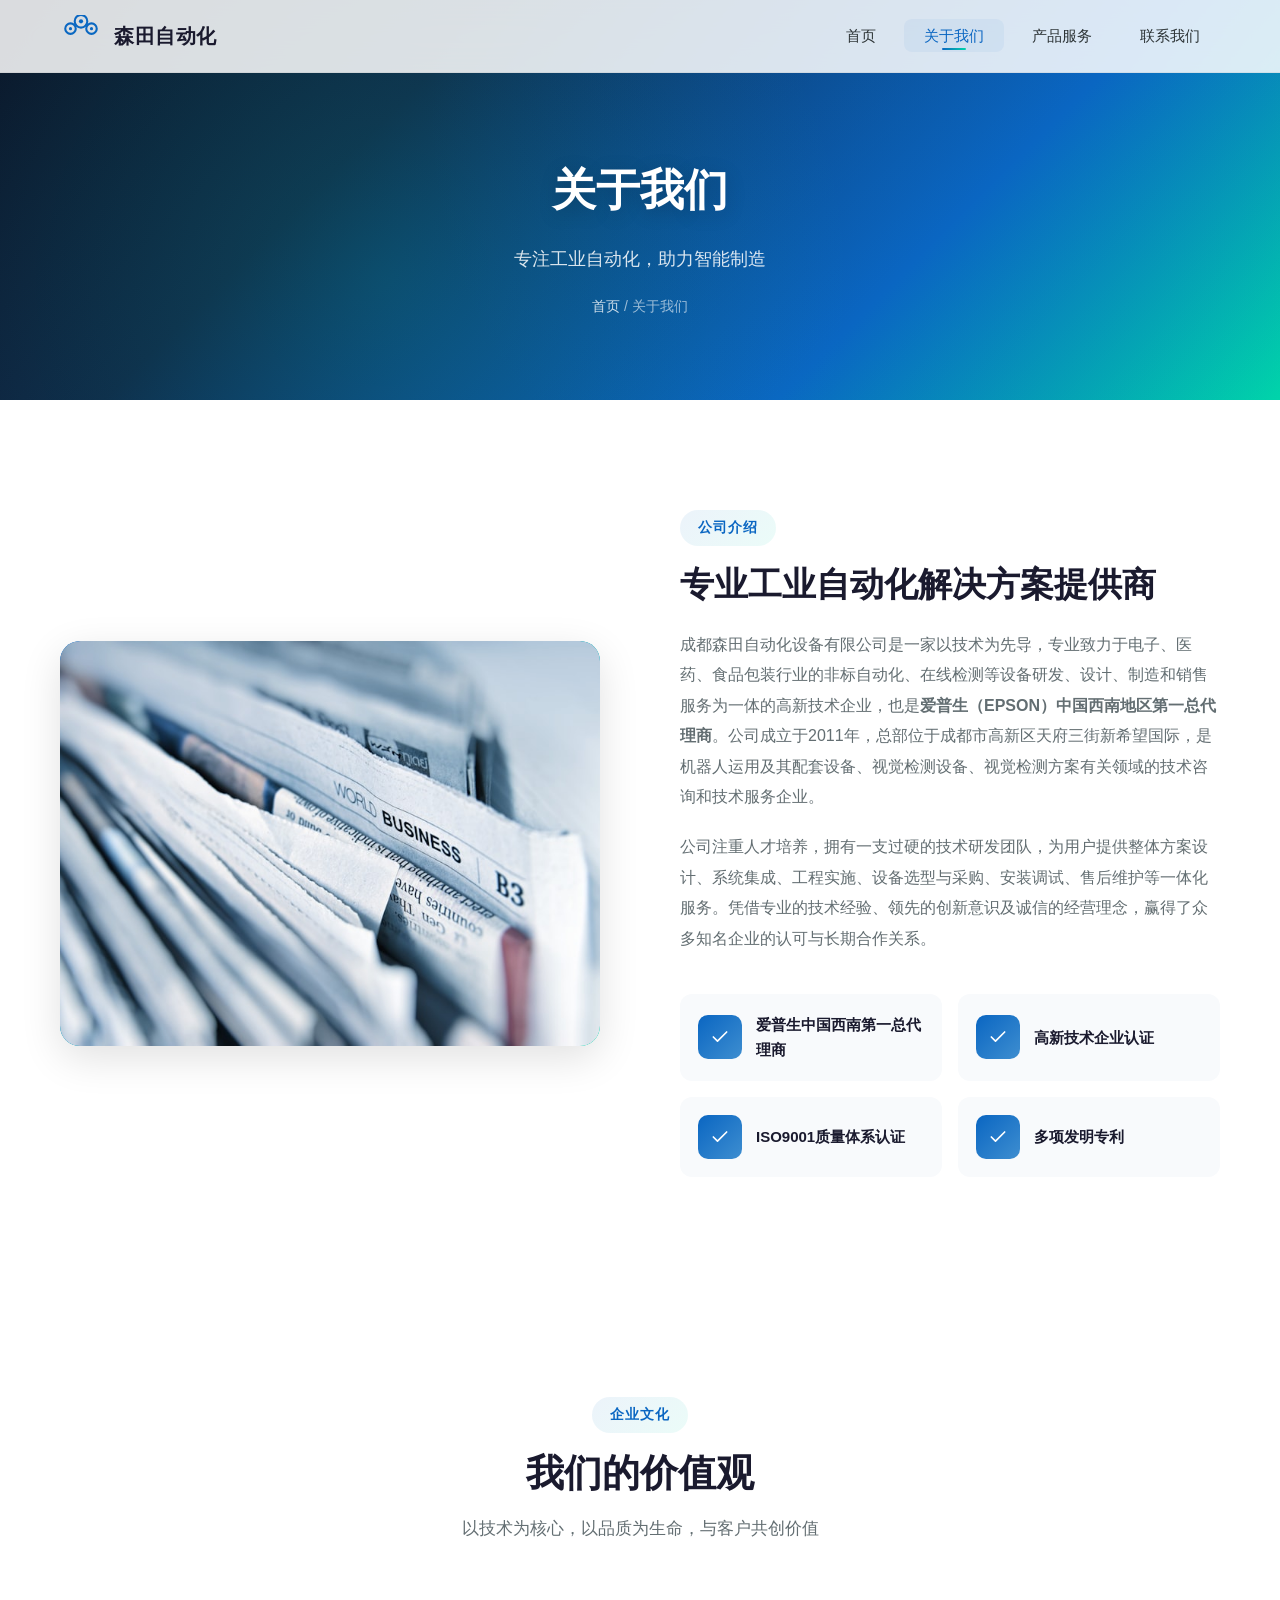
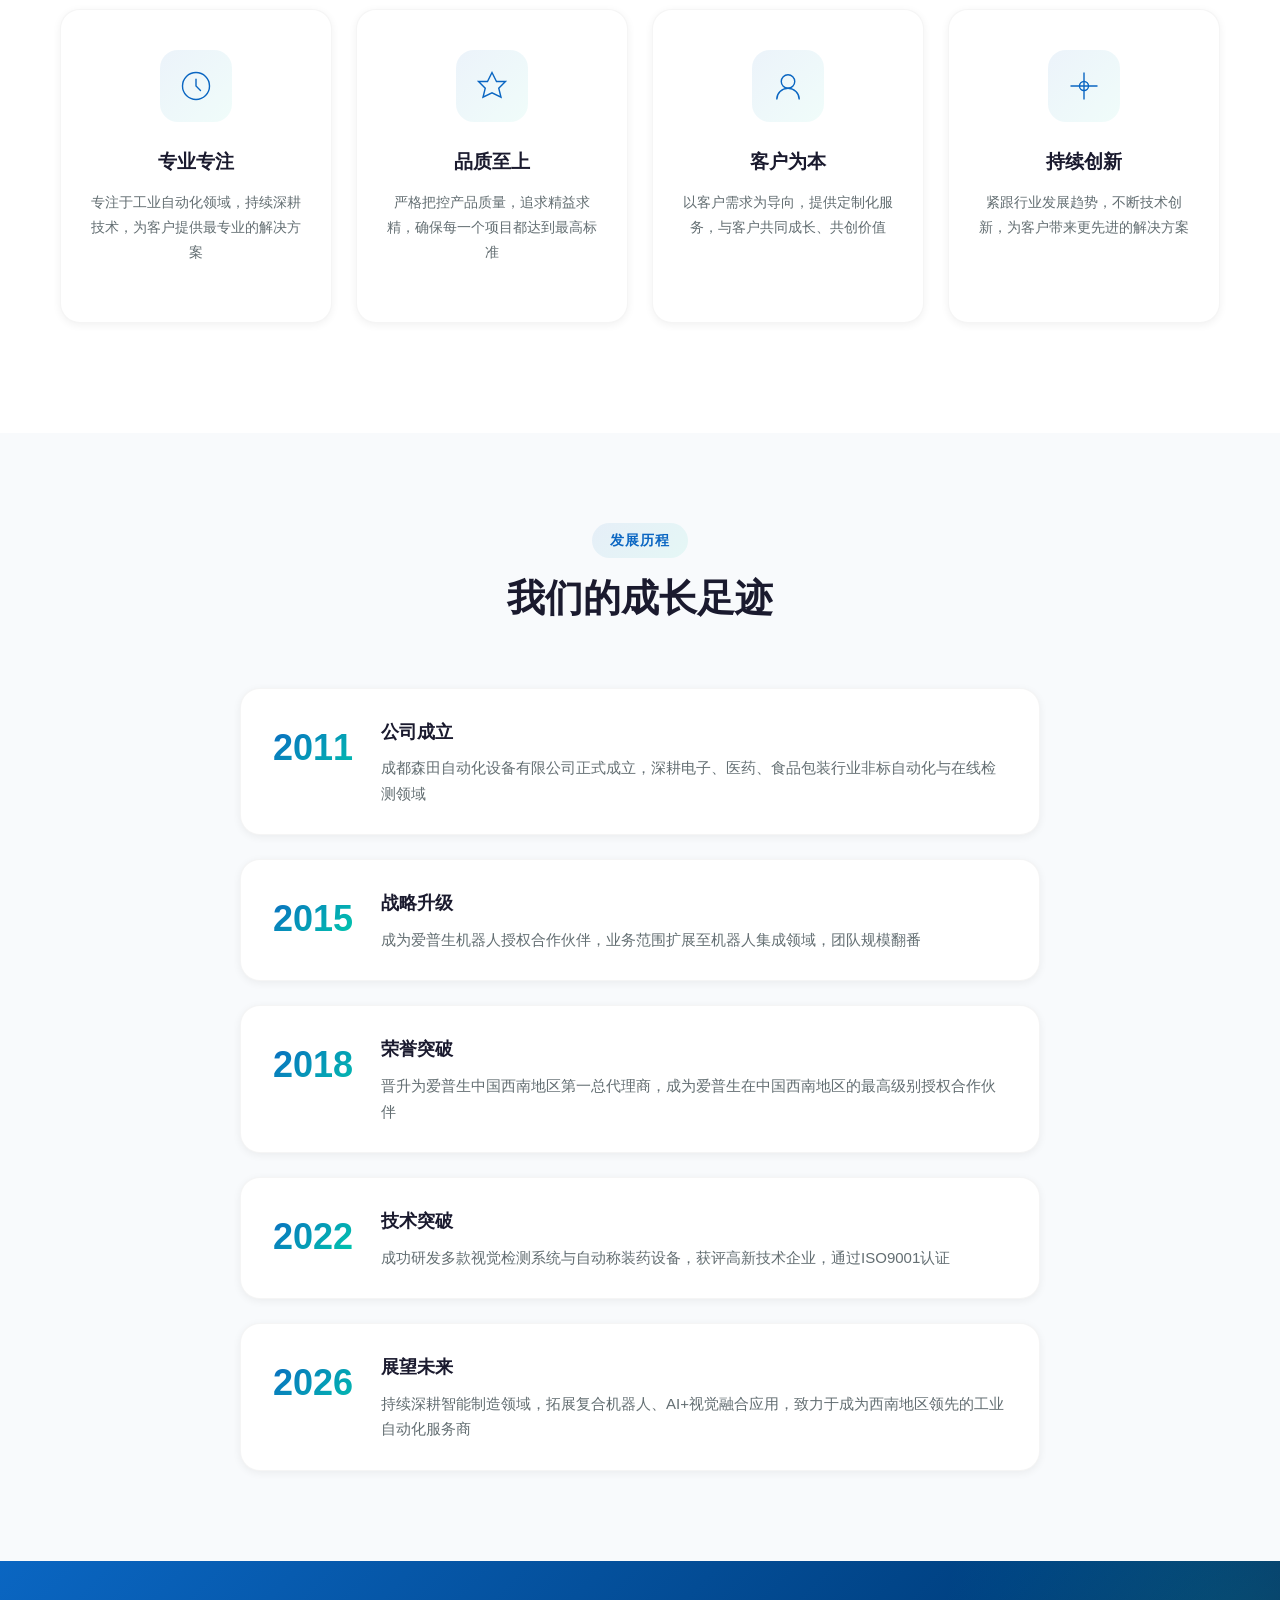
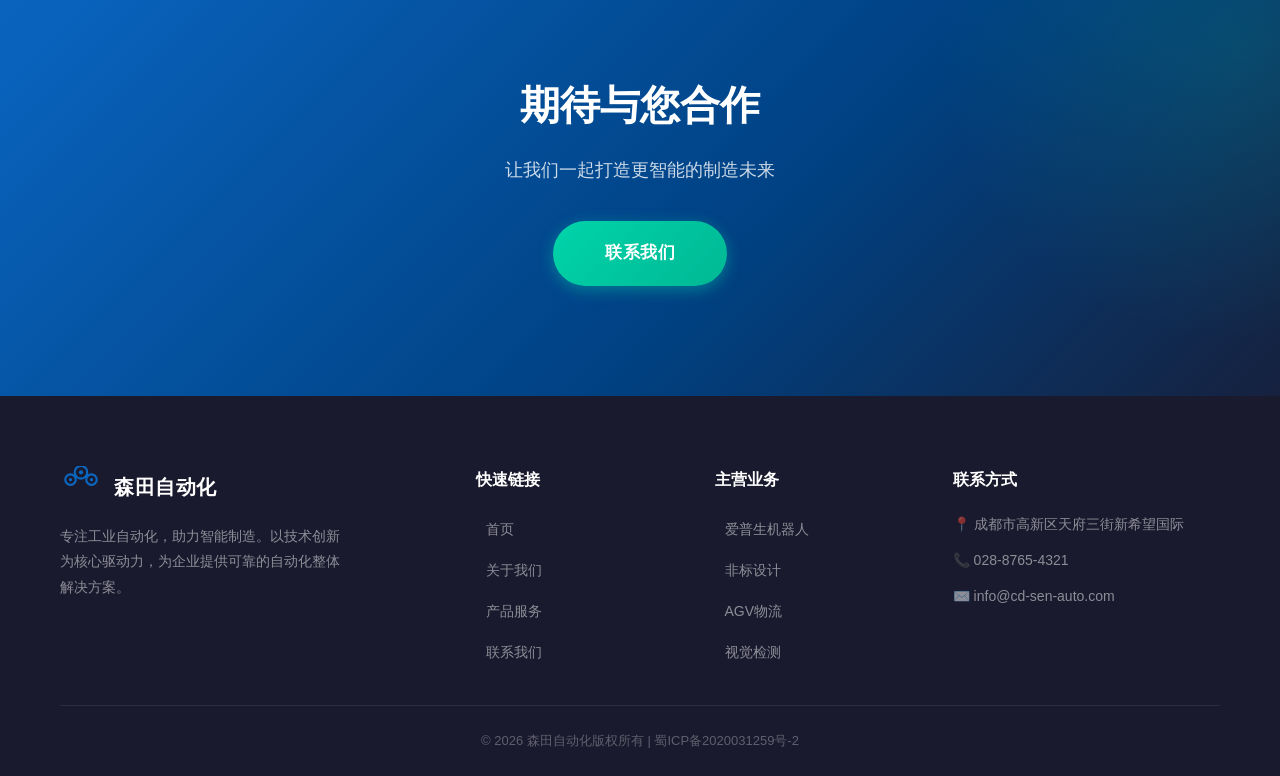
<file: about.html>
<!DOCTYPE html>
<html lang="zh-CN">
<head>
    <meta charset="UTF-8">
    <meta name="viewport" content="width=device-width, initial-scale=1.0">
    <title>关于我们 - 成都森田自动化设备有限公司 | 爱普生机器人西南总代理</title>
    <meta name="description" content="了解成都森田自动化发展历程、企业文化及专业团队。公司成立于2011年，是爱普生EPSON中国西南地区第一总代理商，高新技术企业。">
    <meta name="keywords" content="成都森田自动化,关于我们,爱普生总代理,高新技术企业,自动化公司介绍">
    <meta name="robots" content="index, follow">
    <meta property="og:type" content="website">
    <meta property="og:title" content="关于我们 - 成都森田自动化">
    <meta property="og:description" content="成都森田自动化成立于2011年，爱普生EPSON中国西南地区第一总代理商，专注工业自动化解决方案。">
    <meta property="og:url" content="https://www.cd-sentian.com/about.html">
    <meta property="og:site_name" content="成都森田自动化">
    <link rel="canonical" href="https://www.cd-sentian.com/about.html">
    <link rel="stylesheet" href="css/style.css">
</head>
<body>
    <!-- 页面加载进度条 -->
    <div class="page-loader"></div>

    <!-- 导航栏 -->
    <nav class="navbar" id="navbar">
        <div class="container">
            <a href="index.html" class="logo">
                <span class="logo-icon">
                    <svg viewBox="0 0 40 40" fill="none" xmlns="http://www.w3.org/2000/svg">
                        <defs>
                            <linearGradient id="logoGrad" x1="0" y1="0" x2="40" y2="40">
                                <stop offset="0%" stop-color="#0A66C2"/>
                                <stop offset="100%" stop-color="#00D4AA"/>
                            </linearGradient>
                        </defs>
                        <line x1="10" y1="36" x2="10" y2="16" stroke="url(#logoGrad)" stroke-width="2.5" stroke-linecap="round"/>
                        <circle cx="10" cy="13" r="5" stroke="url(#logoGrad)" stroke-width="2" fill="none"/>
                        <circle cx="10" cy="13" r="1.5" fill="url(#logoGrad)"/>
                        <!-- 中树（最大） -->
                        <line x1="20" y1="36" x2="20" y2="10" stroke="url(#logoGrad)" stroke-width="3" stroke-linecap="round"/>
                        <circle cx="20" cy="6" r="6" stroke="url(#logoGrad)" stroke-width="2" fill="none"/>
                        <circle cx="20" cy="6" r="2" fill="url(#logoGrad)"/>
                        <!-- 右树 -->
                        <line x1="30" y1="36" x2="30" y2="16" stroke="url(#logoGrad)" stroke-width="2.5" stroke-linecap="round"/>
                        <circle cx="30" cy="13" r="5" stroke="url(#logoGrad)" stroke-width="2" fill="none"/>
                        <circle cx="30" cy="13" r="1.5" fill="url(#logoGrad)"/>
                        <!-- 地面连接 -->
                        <path d="M6 36H34" stroke="url(#logoGrad)" stroke-width="2" stroke-linecap="round"/>
                    </svg>
                        </span>
                        <span class="logo-text">森田自动化</span>
            </a>
            <ul class="nav-menu" id="navMenu">
                <li><a href="index.html">首页</a></li>
                <li><a href="about.html" class="active">关于我们</a></li>
                <li><a href="products.html">产品服务</a></li>
                <li><a href="contact.html">联系我们</a></li>
            </ul>
            <div class="hamburger" id="hamburger">
                <span></span>
                <span></span>
                <span></span>
            </div>
        </div>
    </nav>

    <!-- 页面标题区 -->
    <section class="page-hero">
        <div class="container">
            <h1>关于我们</h1>
            <p>专注工业自动化，助力智能制造</p>
            <div class="breadcrumb">
                <a href="index.html">首页</a> / 关于我们
            </div>
        </div>
    </section>

    <!-- 公司介绍 -->
    <section class="about-content">
        <div class="container">
            <div class="about-grid">
                <div class="about-image fade-in from-left">
                    <img src="images/about.jpg" alt="成都森田自动化公司" loading="lazy">
                </div>
                <div class="about-text fade-in from-right">
                    <span class="section-tag">公司介绍</span>
                    <h2>专业工业自动化解决方案提供商</h2>
                    <p>成都森田自动化设备有限公司是一家以技术为先导，专业致力于电子、医药、食品包装行业的非标自动化、在线检测等设备研发、设计、制造和销售服务为一体的高新技术企业，也是<strong>爱普生（EPSON）中国西南地区第一总代理商</strong>。公司成立于2011年，总部位于成都市高新区天府三街新希望国际，是机器人运用及其配套设备、视觉检测设备、视觉检测方案有关领域的技术咨询和技术服务企业。</p>
                    <p>公司注重人才培养，拥有一支过硬的技术研发团队，为用户提供整体方案设计、系统集成、工程实施、设备选型与采购、安装调试、售后维护等一体化服务。凭借专业的技术经验、领先的创新意识及诚信的经营理念，赢得了众多知名企业的认可与长期合作关系。</p>
                    <div class="about-features">
                        <div class="about-feature">
                            <div class="about-feature-icon">
                                <svg viewBox="0 0 24 24" fill="none" stroke="currentColor" stroke-width="2" stroke-linecap="round" stroke-linejoin="round" width="20" height="20"><polyline points="20 6 9 17 4 12"></polyline></svg>
                            </div>
                            <span>爱普生中国西南第一总代理商</span>
                        </div>
                        <div class="about-feature">
                            <div class="about-feature-icon">
                                <svg viewBox="0 0 24 24" fill="none" stroke="currentColor" stroke-width="2" stroke-linecap="round" stroke-linejoin="round" width="20" height="20"><polyline points="20 6 9 17 4 12"></polyline></svg>
                            </div>
                            <span>高新技术企业认证</span>
                        </div>
                        <div class="about-feature">
                            <div class="about-feature-icon">
                                <svg viewBox="0 0 24 24" fill="none" stroke="currentColor" stroke-width="2" stroke-linecap="round" stroke-linejoin="round" width="20" height="20"><polyline points="20 6 9 17 4 12"></polyline></svg>
                            </div>
                            <span>ISO9001质量体系认证</span>
                        </div>
                        <div class="about-feature">
                            <div class="about-feature-icon">
                                <svg viewBox="0 0 24 24" fill="none" stroke="currentColor" stroke-width="2" stroke-linecap="round" stroke-linejoin="round" width="20" height="20"><polyline points="20 6 9 17 4 12"></polyline></svg>
                            </div>
                            <span>多项发明专利</span>
                        </div>
                    </div>
                </div>
            </div>
        </div>
    </section>

    <!-- 企业文化 -->
    <section class="advantages">
        <div class="container">
            <div class="section-header fade-in">
                <span class="section-tag">企业文化</span>
                <h2 class="section-title">我们的价值观</h2>
                <p class="section-desc">以技术为核心，以品质为生命，与客户共创价值</p>
            </div>
            <div class="services-grid">
                <div class="service-card fade-in">
                    <div class="service-icon">
                        <svg viewBox="0 0 64 64" fill="none" xmlns="http://www.w3.org/2000/svg">
                            <circle cx="32" cy="32" r="24" stroke="currentColor" stroke-width="2.5"/>
                            <path d="M32 20V32L40 40" stroke="currentColor" stroke-width="2.5" stroke-linecap="round"/>
                        </svg>
                    </div>
                    <h3>专业专注</h3>
                    <p>专注于工业自动化领域，持续深耕技术，为客户提供最专业的解决方案</p>
                </div>
                <div class="service-card fade-in">
                    <div class="service-icon">
                        <svg viewBox="0 0 64 64" fill="none" xmlns="http://www.w3.org/2000/svg">
                            <path d="M32 8L40 24H56L44 36L48 52L32 44L16 52L20 36L8 24H24L32 8Z" stroke="currentColor" stroke-width="2.5"/>
                        </svg>
                    </div>
                    <h3>品质至上</h3>
                    <p>严格把控产品质量，追求精益求精，确保每一个项目都达到最高标准</p>
                </div>
                <div class="service-card fade-in">
                    <div class="service-icon">
                        <svg viewBox="0 0 64 64" fill="none" xmlns="http://www.w3.org/2000/svg">
                            <circle cx="32" cy="24" r="12" stroke="currentColor" stroke-width="2.5"/>
                            <path d="M12 56C12 44.954 20.954 36 32 36C43.046 36 52 44.954 52 56" stroke="currentColor" stroke-width="2.5"/>
                        </svg>
                    </div>
                    <h3>客户为本</h3>
                    <p>以客户需求为导向，提供定制化服务，与客户共同成长、共创价值</p>
                </div>
                <div class="service-card fade-in">
                    <div class="service-icon">
                        <svg viewBox="0 0 64 64" fill="none" xmlns="http://www.w3.org/2000/svg">
                            <path d="M32 8V56" stroke="currentColor" stroke-width="2.5"/>
                            <path d="M8 32H56" stroke="currentColor" stroke-width="2.5"/>
                            <circle cx="32" cy="32" r="8" stroke="currentColor" stroke-width="2.5"/>
                        </svg>
                    </div>
                    <h3>持续创新</h3>
                    <p>紧跟行业发展趋势，不断技术创新，为客户带来更先进的解决方案</p>
                </div>
            </div>
        </div>
    </section>

    <!-- 发展历程 -->
    <section class="timeline">
        <div class="container">
            <div class="section-header fade-in">
                <span class="section-tag">发展历程</span>
                <h2 class="section-title">我们的成长足迹</h2>
            </div>
            <div class="timeline-items">
                <div class="timeline-item fade-in">
                    <span class="timeline-year">2011</span>
                    <div class="timeline-content">
                        <h4>公司成立</h4>
                        <p>成都森田自动化设备有限公司正式成立，深耕电子、医药、食品包装行业非标自动化与在线检测领域</p>
                    </div>
                </div>
                <div class="timeline-item fade-in">
                    <span class="timeline-year">2015</span>
                    <div class="timeline-content">
                        <h4>战略升级</h4>
                        <p>成为爱普生机器人授权合作伙伴，业务范围扩展至机器人集成领域，团队规模翻番</p>
                    </div>
                </div>
                <div class="timeline-item fade-in">
                    <span class="timeline-year">2018</span>
                    <div class="timeline-content">
                        <h4>荣誉突破</h4>
                        <p>晋升为爱普生中国西南地区第一总代理商，成为爱普生在中国西南地区的最高级别授权合作伙伴</p>
                    </div>
                </div>
                <div class="timeline-item fade-in">
                    <span class="timeline-year">2022</span>
                    <div class="timeline-content">
                        <h4>技术突破</h4>
                        <p>成功研发多款视觉检测系统与自动称装药设备，获评高新技术企业，通过ISO9001认证</p>
                    </div>
                </div>
                <div class="timeline-item fade-in">
                    <span class="timeline-year">2026</span>
                    <div class="timeline-content">
                        <h4>展望未来</h4>
                        <p>持续深耕智能制造领域，拓展复合机器人、AI+视觉融合应用，致力于成为西南地区领先的工业自动化服务商</p>
                    </div>
                </div>
            </div>
        </div>
    </section>

    <!-- CTA区域 -->
    <section class="cta">
        <div class="container">
            <div class="cta-content fade-in">
                <h2>期待与您合作</h2>
                <p>让我们一起打造更智能的制造未来</p>
                <a href="contact.html" class="btn btn-primary btn-large">联系我们</a>
            </div>
        </div>
    </section>

    <!-- 页脚 -->
    <footer class="footer">
        <div class="container">
            <div class="footer-grid">
                <div class="footer-brand">
                    <a href="index.html" class="logo">
                        <span class="logo-icon">
                            <svg viewBox="0 0 40 40" fill="none" xmlns="http://www.w3.org/2000/svg">
                                <defs>
                                    <linearGradient id="logoGrad" x1="0" y1="0" x2="40" y2="40">
                                        <stop offset="0%" stop-color="#0A66C2"/>
                                        <stop offset="100%" stop-color="#00D4AA"/>
                                    </linearGradient>
                                </defs>
                                <line x1="10" y1="36" x2="10" y2="16" stroke="url(#logoGrad)" stroke-width="2.5" stroke-linecap="round"/>
                                <circle cx="10" cy="13" r="5" stroke="url(#logoGrad)" stroke-width="2" fill="none"/>
                                <circle cx="10" cy="13" r="1.5" fill="url(#logoGrad)"/>
                                <!-- 中树（最大） -->
                                <line x1="20" y1="36" x2="20" y2="10" stroke="url(#logoGrad)" stroke-width="3" stroke-linecap="round"/>
                                <circle cx="20" cy="6" r="6" stroke="url(#logoGrad)" stroke-width="2" fill="none"/>
                                <circle cx="20" cy="6" r="2" fill="url(#logoGrad)"/>
                                <!-- 右树 -->
                                <line x1="30" y1="36" x2="30" y2="16" stroke="url(#logoGrad)" stroke-width="2.5" stroke-linecap="round"/>
                                <circle cx="30" cy="13" r="5" stroke="url(#logoGrad)" stroke-width="2" fill="none"/>
                                <circle cx="30" cy="13" r="1.5" fill="url(#logoGrad)"/>
                                <!-- 地面连接 -->
                                <path d="M6 36H34" stroke="url(#logoGrad)" stroke-width="2" stroke-linecap="round"/>
                            </svg>
                        </span>
                        <span class="logo-text">森田自动化</span>
                    </a>
                    <p>专注工业自动化，助力智能制造。以技术创新为核心驱动力，为企业提供可靠的自动化整体解决方案。</p>
                </div>
                <div class="footer-links">
                    <h4>快速链接</h4>
                    <ul>
                        <li><a href="index.html">首页</a></li>
                        <li><a href="about.html">关于我们</a></li>
                        <li><a href="products.html">产品服务</a></li>
                        <li><a href="contact.html">联系我们</a></li>
                    </ul>
                </div>
                <div class="footer-links">
                    <h4>主营业务</h4>
                    <ul>
                        <li><a href="products.html#robot">爱普生机器人</a></li>
                        <li><a href="products.html#custom">非标设计</a></li>
                        <li><a href="products.html#agv">AGV物流</a></li>
                        <li><a href="products.html#vision">视觉检测</a></li>
                    </ul>
                </div>
                <div class="footer-contact">
                    <h4>联系方式</h4>
                    <p>📍 成都市高新区天府三街新希望国际</p>
                    <p>📞 028-8765-4321</p>
                    <p>✉️ info@cd-sen-auto.com</p>
                </div>
            </div>
            <div class="footer-bottom">
                <p>&copy; 2026 森田自动化版权所有 | 蜀ICP备2020031259号-2</p>
            </div>
        </div>
    </footer>

    <!-- 返回顶部按钮 -->
    <button class="back-to-top" id="backToTop" title="返回顶部">
        <svg viewBox="0 0 24 24" fill="none" stroke="currentColor" stroke-width="2.5" stroke-linecap="round" stroke-linejoin="round">
            <polyline points="18 15 12 9 6 15"></polyline>
        </svg>
    </button>

    <!-- 微信浮窗 -->
    <div class="wechat-float" id="wechatFloat">
        <div class="wechat-popup" id="wechatPopup">
            <p>扫码添加微信咨询</p>
            <div class="qr-placeholder">微信二维码<br>请替换为实际图片</div>
        </div>
        <button class="wechat-float-btn" id="wechatBtn" title="微信咨询">
            <svg viewBox="0 0 24 24" fill="currentColor">
                <path d="M8.691 2.188C3.891 2.188 0 5.476 0 9.53c0 2.212 1.17 4.203 3.002 5.55a.59.59 0 0 1 .213.665l-.39 1.48c-.019.07-.048.141-.048.213 0 .163.13.295.29.295a.326.326 0 0 0 .167-.054l1.903-1.114a.864.864 0 0 1 .717-.098 10.16 10.16 0 0 0 2.837.403c.276 0 .543-.027.811-.05-.857-2.578.157-4.972 1.932-6.446 1.703-1.415 3.882-1.98 5.853-1.838-.576-3.583-4.196-6.348-8.596-6.348zM5.785 5.991c.642 0 1.162.529 1.162 1.18a1.17 1.17 0 0 1-1.162 1.178A1.17 1.17 0 0 1 4.623 7.17c0-.651.52-1.18 1.162-1.18zm5.813 0c.642 0 1.162.529 1.162 1.18a1.17 1.17 0 0 1-1.162 1.178 1.17 1.17 0 0 1-1.162-1.178c0-.651.52-1.18 1.162-1.18zm3.68 4.025c-3.694 0-6.69 2.462-6.69 5.495 0 3.034 2.996 5.496 6.69 5.496.726 0 1.425-.107 2.083-.305a.71.71 0 0 1 .586.08l1.43.838a.263.263 0 0 0 .135.043.236.236 0 0 0 .233-.236c0-.058-.023-.116-.039-.172l-.293-1.108a.48.48 0 0 1 .174-.544c1.472-1.082 2.43-2.686 2.43-4.496.2-2.833-2.795-5.295-6.489-5.091zm-2.346 3.025c.522 0 .945.43.945.96a.953.953 0 0 1-.945.96.953.953 0 0 1-.945-.96c0-.53.423-.96.945-.96zm4.69 0c.522 0 .945.43.945.96a.953.953 0 0 1-.945.96.953.953 0 0 1-.945-.96c0-.53.423-.96.945-.96z"/>
            </svg>
        </button>
    </div>

    <script src="js/main.js"></script>
</body>
</html>
</file>
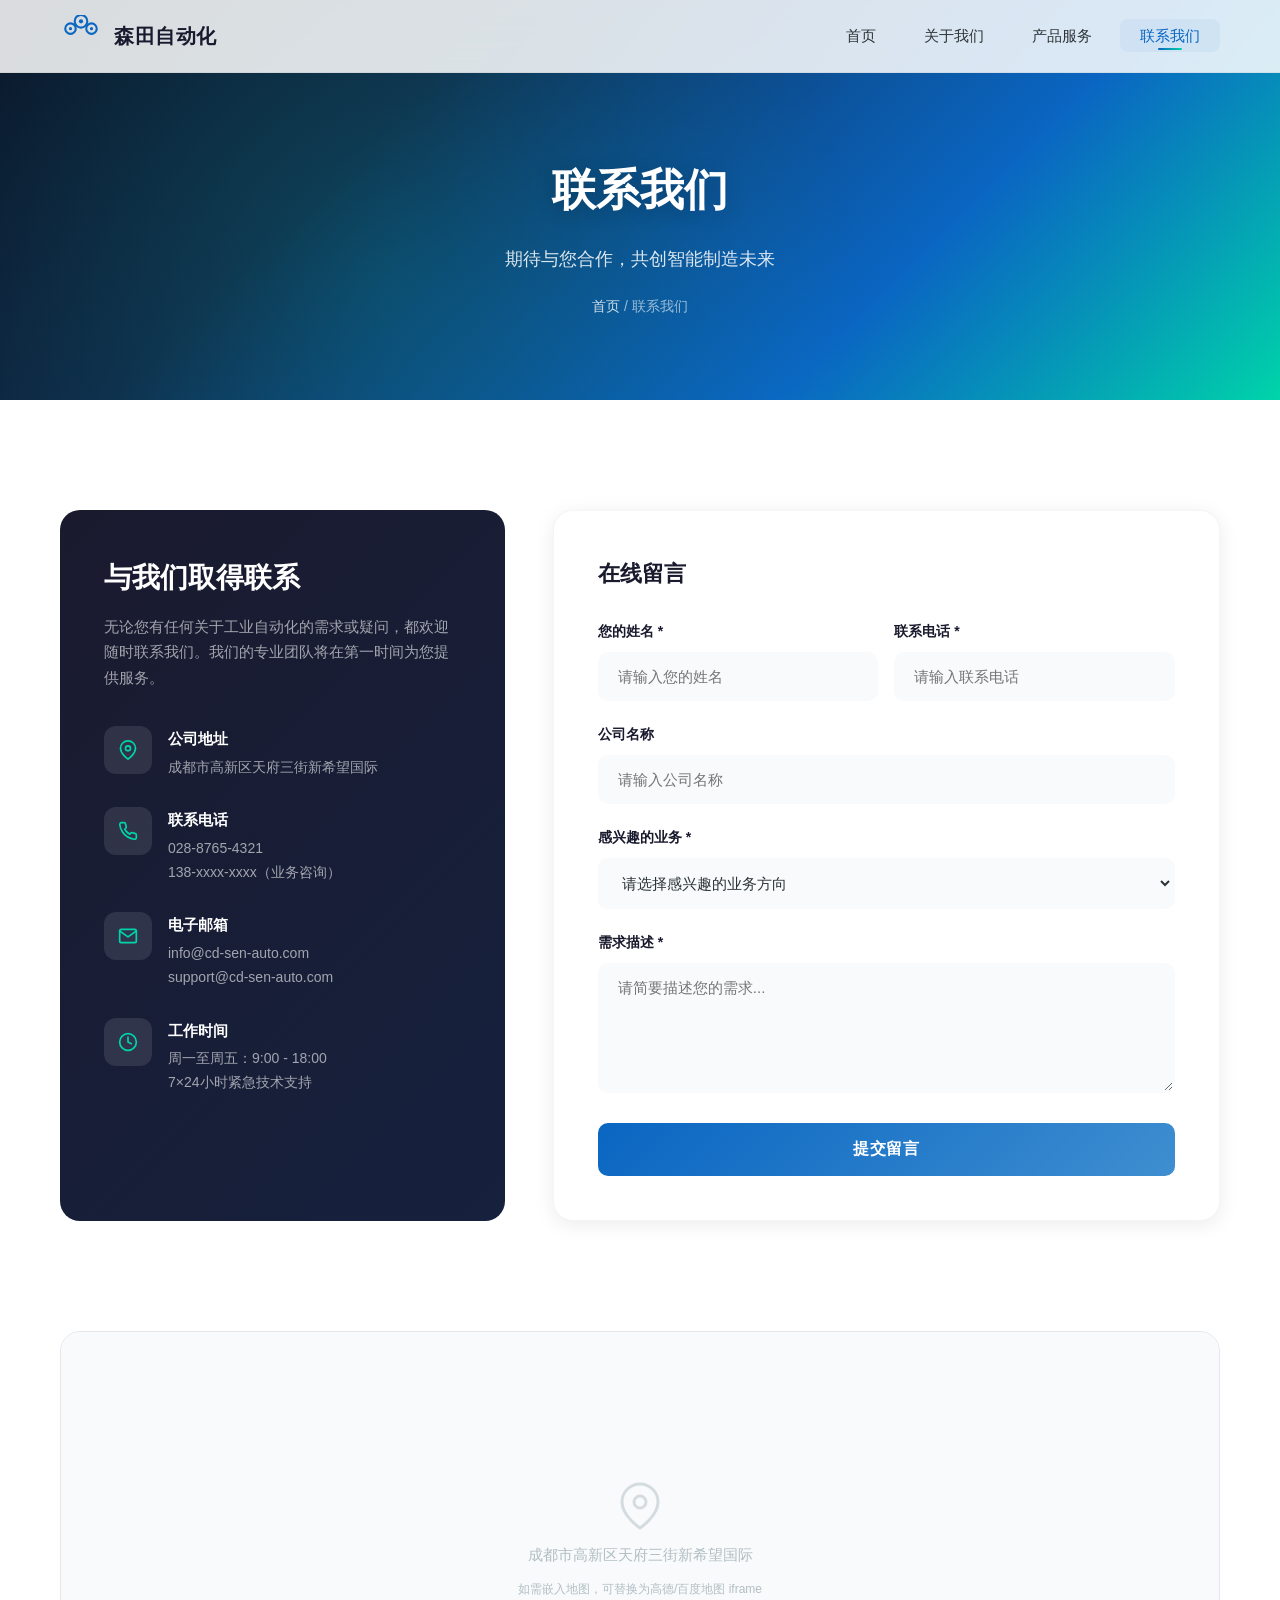
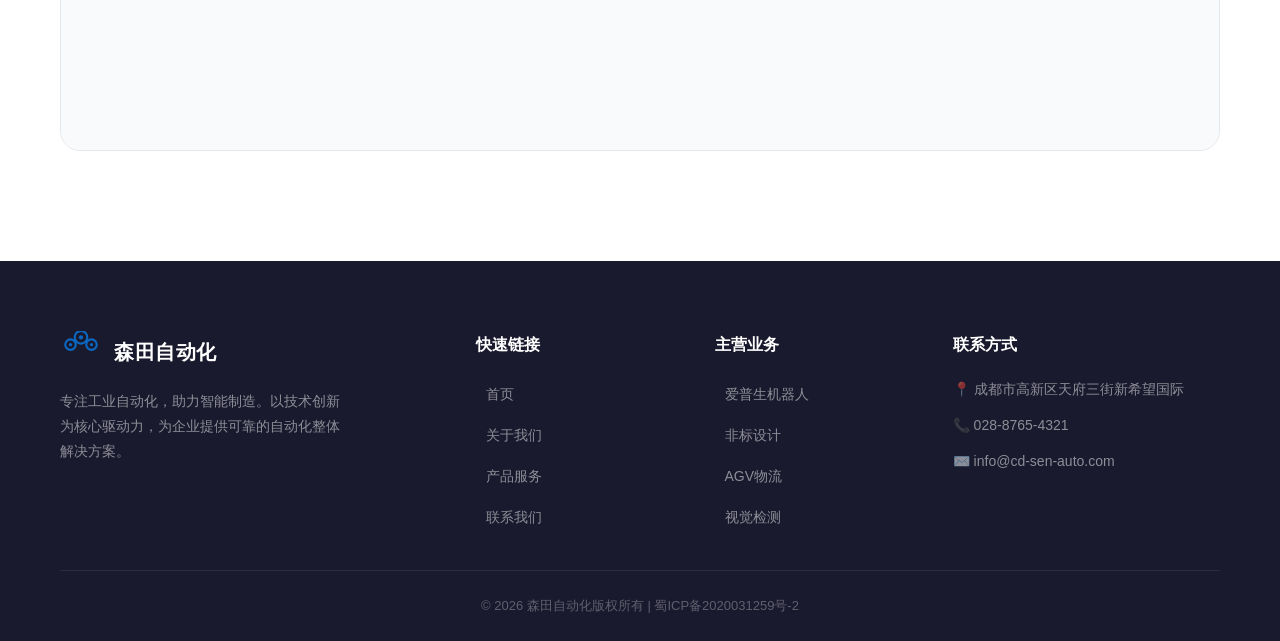
<file: contact.html>
<!DOCTYPE html>
<html lang="zh-CN">
<head>
    <meta charset="UTF-8">
    <meta name="viewport" content="width=device-width, initial-scale=1.0">
    <title>联系我们 - 成都森田自动化设备有限公司 | 免费咨询</title>
    <meta name="description" content="联系成都森田自动化，获取爱普生机器人、非标设计、AGV、视觉检测等工业自动化解决方案免费咨询。地址：成都市高新区天府三街新希望国际。">
    <meta name="keywords" content="成都森田自动化,联系方式,工业自动化咨询,爱普生机器人,非标设备">
    <meta name="robots" content="index, follow">
    <meta property="og:type" content="website">
    <meta property="og:title" content="联系我们 - 成都森田自动化">
    <meta property="og:description" content="联系成都森田自动化，获取工业自动化解决方案免费咨询。">
    <meta property="og:url" content="https://www.cd-sentian.com/contact.html">
    <meta property="og:site_name" content="成都森田自动化">
    <link rel="canonical" href="https://www.cd-sentian.com/contact.html">
    <link rel="stylesheet" href="css/style.css">
</head>
<body>
    <!-- 页面加载进度条 -->
    <div class="page-loader"></div>

    <!-- 导航栏 -->
    <nav class="navbar" id="navbar">
        <div class="container">
            <a href="index.html" class="logo">
                <span class="logo-icon">
                    <svg viewBox="0 0 40 40" fill="none" xmlns="http://www.w3.org/2000/svg">
                        <defs>
                            <linearGradient id="logoGrad" x1="0" y1="0" x2="40" y2="40">
                                <stop offset="0%" stop-color="#0A66C2"/>
                                <stop offset="100%" stop-color="#00D4AA"/>
                            </linearGradient>
                        </defs>
                        <line x1="10" y1="36" x2="10" y2="16" stroke="url(#logoGrad)" stroke-width="2.5" stroke-linecap="round"/>
                        <circle cx="10" cy="13" r="5" stroke="url(#logoGrad)" stroke-width="2" fill="none"/>
                        <circle cx="10" cy="13" r="1.5" fill="url(#logoGrad)"/>
                        <!-- 中树（最大） -->
                        <line x1="20" y1="36" x2="20" y2="10" stroke="url(#logoGrad)" stroke-width="3" stroke-linecap="round"/>
                        <circle cx="20" cy="6" r="6" stroke="url(#logoGrad)" stroke-width="2" fill="none"/>
                        <circle cx="20" cy="6" r="2" fill="url(#logoGrad)"/>
                        <!-- 右树 -->
                        <line x1="30" y1="36" x2="30" y2="16" stroke="url(#logoGrad)" stroke-width="2.5" stroke-linecap="round"/>
                        <circle cx="30" cy="13" r="5" stroke="url(#logoGrad)" stroke-width="2" fill="none"/>
                        <circle cx="30" cy="13" r="1.5" fill="url(#logoGrad)"/>
                        <!-- 地面连接 -->
                        <path d="M6 36H34" stroke="url(#logoGrad)" stroke-width="2" stroke-linecap="round"/>
                    </svg>
                        </span>
                        <span class="logo-text">森田自动化</span>
            </a>
            <ul class="nav-menu" id="navMenu">
                <li><a href="index.html">首页</a></li>
                <li><a href="about.html">关于我们</a></li>
                <li><a href="products.html">产品服务</a></li>
                <li><a href="contact.html" class="active">联系我们</a></li>
            </ul>
            <div class="hamburger" id="hamburger">
                <span></span>
                <span></span>
                <span></span>
            </div>
        </div>
    </nav>

    <!-- 页面标题区 -->
    <section class="page-hero">
        <div class="container">
            <h1>联系我们</h1>
            <p>期待与您合作，共创智能制造未来</p>
            <div class="breadcrumb">
                <a href="index.html">首页</a> / 联系我们
            </div>
        </div>
    </section>

    <!-- 联系信息 + 表单 -->
    <section class="contact-section">
        <div class="container">
            <div class="contact-grid">
                <div class="contact-info fade-in from-left">
                    <h2>与我们取得联系</h2>
                    <p>无论您有任何关于工业自动化的需求或疑问，都欢迎随时联系我们。我们的专业团队将在第一时间为您提供服务。</p>
                    
                    <div class="contact-item">
                        <div class="contact-icon">
                            <svg width="20" height="20" viewBox="0 0 24 24" fill="none" stroke="currentColor" stroke-width="2" stroke-linecap="round" stroke-linejoin="round">
                                <path d="M21 10c0 7-9 13-9 13s-9-6-9-13a9 9 0 0 1 18 0z"></path>
                                <circle cx="12" cy="10" r="3"></circle>
                            </svg>
                        </div>
                        <div class="contact-item-text">
                            <h4>公司地址</h4>
                            <p>成都市高新区天府三街新希望国际</p>
                        </div>
                    </div>
                    
                    <div class="contact-item">
                        <div class="contact-icon">
                            <svg width="20" height="20" viewBox="0 0 24 24" fill="none" stroke="currentColor" stroke-width="2" stroke-linecap="round" stroke-linejoin="round">
                                <path d="M22 16.92v3a2 2 0 0 1-2.18 2 19.79 19.79 0 0 1-8.63-3.07 19.5 19.5 0 0 1-6-6 19.79 19.79 0 0 1-3.07-8.67A2 2 0 0 1 4.11 2h3a2 2 0 0 1 2 1.72 12.84 12.84 0 0 0 .7 2.81 2 2 0 0 1-.45 2.11L8.09 9.91a16 16 0 0 0 6 6l1.27-1.27a2 2 0 0 1 2.11-.45 12.84 12.84 0 0 0 2.81.7A2 2 0 0 1 22 16.92z"></path>
                            </svg>
                        </div>
                        <div class="contact-item-text">
                            <h4>联系电话</h4>
                            <p>028-8765-4321</p>
                            <p>138-xxxx-xxxx（业务咨询）</p>
                        </div>
                    </div>
                    
                    <div class="contact-item">
                        <div class="contact-icon">
                            <svg width="20" height="20" viewBox="0 0 24 24" fill="none" stroke="currentColor" stroke-width="2" stroke-linecap="round" stroke-linejoin="round">
                                <path d="M4 4h16c1.1 0 2 .9 2 2v12c0 1.1-.9 2-2 2H4c-1.1 0-2-.9-2-2V6c0-1.1.9-2 2-2z"></path>
                                <polyline points="22,6 12,13 2,6"></polyline>
                            </svg>
                        </div>
                        <div class="contact-item-text">
                            <h4>电子邮箱</h4>
                            <p>info@cd-sen-auto.com</p>
                            <p>support@cd-sen-auto.com</p>
                        </div>
                    </div>
                    
                    <div class="contact-item">
                        <div class="contact-icon">
                            <svg width="20" height="20" viewBox="0 0 24 24" fill="none" stroke="currentColor" stroke-width="2" stroke-linecap="round" stroke-linejoin="round">
                                <circle cx="12" cy="12" r="10"></circle>
                                <polyline points="12 6 12 12 16 14"></polyline>
                            </svg>
                        </div>
                        <div class="contact-item-text">
                            <h4>工作时间</h4>
                            <p>周一至周五：9:00 - 18:00</p>
                            <p>7×24小时紧急技术支持</p>
                        </div>
                    </div>
                </div>

                <div class="contact-form fade-in from-right">
                    <h3>在线留言</h3>
                    <form id="contactForm">
                        <div class="form-row">
                            <div class="form-group">
                                <label>您的姓名 *</label>
                                <input type="text" name="name" placeholder="请输入您的姓名" required>
                            </div>
                            <div class="form-group">
                                <label>联系电话 *</label>
                                <input type="tel" name="phone" placeholder="请输入联系电话" required>
                            </div>
                        </div>
                        <div class="form-group">
                            <label>公司名称</label>
                            <input type="text" name="company" placeholder="请输入公司名称">
                        </div>
                        <div class="form-group">
                            <label>感兴趣的业务 *</label>
                            <select name="service" required>
                                <option value="" disabled selected>请选择感兴趣的业务方向</option>
                                <option value="robot">爱普生机器人</option>
                                <option value="custom">非标自动化设计</option>
                                <option value="agv">AGV物流系统</option>
                                <option value="vision">视觉检测系统</option>
                                <option value="other">其他需求</option>
                            </select>
                        </div>
                        <div class="form-group">
                            <label>需求描述 *</label>
                            <textarea name="message" placeholder="请简要描述您的需求..." required></textarea>
                        </div>
                        <button type="submit" class="form-btn">提交留言</button>
                    </form>
                    <div class="form-success" id="formSuccess">
                        <div class="success-icon">✓</div>
                        <h3>留言已提交</h3>
                        <p>感谢您的关注！我们的业务团队将在24小时内与您联系。</p>
                    </div>
                </div>
            </div>
        </div>
    </section>

    <!-- 地图区域 -->
    <section class="map-section">
        <div class="container">
            <div class="map-container fade-in">
                <div class="map-overlay">
                    <svg viewBox="0 0 24 24" fill="none" stroke="currentColor" stroke-width="1.5" stroke-linecap="round" stroke-linejoin="round">
                        <path d="M21 10c0 7-9 13-9 13s-9-6-9-13a9 9 0 0 1 18 0z"></path>
                        <circle cx="12" cy="10" r="3"></circle>
                    </svg>
                    <p>成都市高新区天府三街新希望国际</p>
                    <p style="font-size: 12px; color: #b2bec3;">如需嵌入地图，可替换为高德/百度地图 iframe</p>
                </div>
            </div>
        </div>
    </section>

    <!-- 页脚 -->
    <footer class="footer">
        <div class="container">
            <div class="footer-grid">
                <div class="footer-brand">
                    <a href="index.html" class="logo">
                        <span class="logo-icon">
                            <svg viewBox="0 0 40 40" fill="none" xmlns="http://www.w3.org/2000/svg">
                                <defs>
                                    <linearGradient id="logoGrad" x1="0" y1="0" x2="40" y2="40">
                                        <stop offset="0%" stop-color="#0A66C2"/>
                                        <stop offset="100%" stop-color="#00D4AA"/>
                                    </linearGradient>
                                </defs>
                                <line x1="10" y1="36" x2="10" y2="16" stroke="url(#logoGrad)" stroke-width="2.5" stroke-linecap="round"/>
                                <circle cx="10" cy="13" r="5" stroke="url(#logoGrad)" stroke-width="2" fill="none"/>
                                <circle cx="10" cy="13" r="1.5" fill="url(#logoGrad)"/>
                                <!-- 中树（最大） -->
                                <line x1="20" y1="36" x2="20" y2="10" stroke="url(#logoGrad)" stroke-width="3" stroke-linecap="round"/>
                                <circle cx="20" cy="6" r="6" stroke="url(#logoGrad)" stroke-width="2" fill="none"/>
                                <circle cx="20" cy="6" r="2" fill="url(#logoGrad)"/>
                                <!-- 右树 -->
                                <line x1="30" y1="36" x2="30" y2="16" stroke="url(#logoGrad)" stroke-width="2.5" stroke-linecap="round"/>
                                <circle cx="30" cy="13" r="5" stroke="url(#logoGrad)" stroke-width="2" fill="none"/>
                                <circle cx="30" cy="13" r="1.5" fill="url(#logoGrad)"/>
                                <!-- 地面连接 -->
                                <path d="M6 36H34" stroke="url(#logoGrad)" stroke-width="2" stroke-linecap="round"/>
                            </svg>
                        </span>
                        <span class="logo-text">森田自动化</span>
                    </a>
                    <p>专注工业自动化，助力智能制造。以技术创新为核心驱动力，为企业提供可靠的自动化整体解决方案。</p>
                </div>
                <div class="footer-links">
                    <h4>快速链接</h4>
                    <ul>
                        <li><a href="index.html">首页</a></li>
                        <li><a href="about.html">关于我们</a></li>
                        <li><a href="products.html">产品服务</a></li>
                        <li><a href="contact.html">联系我们</a></li>
                    </ul>
                </div>
                <div class="footer-links">
                    <h4>主营业务</h4>
                    <ul>
                        <li><a href="products.html#robot">爱普生机器人</a></li>
                        <li><a href="products.html#custom">非标设计</a></li>
                        <li><a href="products.html#agv">AGV物流</a></li>
                        <li><a href="products.html#vision">视觉检测</a></li>
                    </ul>
                </div>
                <div class="footer-contact">
                    <h4>联系方式</h4>
                    <p>📍 成都市高新区天府三街新希望国际</p>
                    <p>📞 028-8765-4321</p>
                    <p>✉️ info@cd-sen-auto.com</p>
                </div>
            </div>
            <div class="footer-bottom">
                <p>&copy; 2026 森田自动化版权所有 | 蜀ICP备2020031259号-2</p>
            </div>
        </div>
    </footer>

    <!-- 返回顶部按钮 -->
    <button class="back-to-top" id="backToTop" title="返回顶部">
        <svg viewBox="0 0 24 24" fill="none" stroke="currentColor" stroke-width="2.5" stroke-linecap="round" stroke-linejoin="round">
            <polyline points="18 15 12 9 6 15"></polyline>
        </svg>
    </button>

    <!-- 微信浮窗 -->
    <div class="wechat-float" id="wechatFloat">
        <div class="wechat-popup" id="wechatPopup">
            <p>扫码添加微信咨询</p>
            <div class="qr-placeholder">微信二维码<br>请替换为实际图片</div>
        </div>
        <button class="wechat-float-btn" id="wechatBtn" title="微信咨询">
            <svg viewBox="0 0 24 24" fill="currentColor">
                <path d="M8.691 2.188C3.891 2.188 0 5.476 0 9.53c0 2.212 1.17 4.203 3.002 5.55a.59.59 0 0 1 .213.665l-.39 1.48c-.019.07-.048.141-.048.213 0 .163.13.295.29.295a.326.326 0 0 0 .167-.054l1.903-1.114a.864.864 0 0 1 .717-.098 10.16 10.16 0 0 0 2.837.403c.276 0 .543-.027.811-.05-.857-2.578.157-4.972 1.932-6.446 1.703-1.415 3.882-1.98 5.853-1.838-.576-3.583-4.196-6.348-8.596-6.348zM5.785 5.991c.642 0 1.162.529 1.162 1.18a1.17 1.17 0 0 1-1.162 1.178A1.17 1.17 0 0 1 4.623 7.17c0-.651.52-1.18 1.162-1.18zm5.813 0c.642 0 1.162.529 1.162 1.18a1.17 1.17 0 0 1-1.162 1.178 1.17 1.17 0 0 1-1.162-1.178c0-.651.52-1.18 1.162-1.18zm3.68 4.025c-3.694 0-6.69 2.462-6.69 5.495 0 3.034 2.996 5.496 6.69 5.496.726 0 1.425-.107 2.083-.305a.71.71 0 0 1 .586.08l1.43.838a.263.263 0 0 0 .135.043.236.236 0 0 0 .233-.236c0-.058-.023-.116-.039-.172l-.293-1.108a.48.48 0 0 1 .174-.544c1.472-1.082 2.43-2.686 2.43-4.496.2-2.833-2.795-5.295-6.489-5.091zm-2.346 3.025c.522 0 .945.43.945.96a.953.953 0 0 1-.945.96.953.953 0 0 1-.945-.96c0-.53.423-.96.945-.96zm4.69 0c.522 0 .945.43.945.96a.953.953 0 0 1-.945.96.953.953 0 0 1-.945-.96c0-.53.423-.96.945-.96z"/>
            </svg>
        </button>
    </div>

    <script src="js/main.js"></script>
</body>
</html>
</file>
<file: css/style.css>
/* ===== 基础样式重置 ===== */
* {
    margin: 0;
    padding: 0;
    box-sizing: border-box;
}

:root {
    --primary-color: #0A66C2;
    --primary-dark: #004182;
    --primary-light: #3E8ED0;
    --accent-color: #00D4AA;
    --accent-dark: #00B894;
    --secondary-color: #1a1a2e;
    --text-color: #2d3436;
    --text-light: #636e72;
    --text-muted: #b2bec3;
    --bg-light: #F8FAFC;
    --bg-warm: #FFF9F0;
    --white: #fff;
    --border-color: #E5E7EB;
    --shadow-sm: 0 2px 8px rgba(0, 0, 0, 0.06);
    --shadow: 0 4px 20px rgba(0, 0, 0, 0.08);
    --shadow-lg: 0 12px 40px rgba(0, 0, 0, 0.12);
    --shadow-hover: 0 16px 48px rgba(10, 102, 194, 0.2);
    --shadow-accent: 0 8px 30px rgba(0, 212, 170, 0.25);
    --transition: all 0.3s cubic-bezier(0.4, 0, 0.2, 1);
    --transition-slow: all 0.6s cubic-bezier(0.4, 0, 0.2, 1);
    --radius: 12px;
    --radius-lg: 20px;
}

html {
    scroll-behavior: smooth;
}

body {
    font-family: 'PingFang SC', 'Microsoft YaHei', 'Noto Sans SC', -apple-system, BlinkMacSystemFont, 'Segoe UI', sans-serif;
    font-size: 16px;
    line-height: 1.7;
    color: var(--text-color);
    background-color: var(--white);
    overflow-x: hidden;
}

a {
    text-decoration: none;
    color: inherit;
    transition: var(--transition);
}

ul {
    list-style: none;
}

img {
    max-width: 100%;
    height: auto;
}

.container {
    max-width: 1200px;
    margin: 0 auto;
    padding: 0 20px;
}

/* ===== 页面加载进度条 ===== */
.page-loader {
    position: fixed;
    top: 0;
    left: 0;
    width: 100%;
    height: 3px;
    background: rgba(10, 102, 194, 0.1);
    z-index: 9999;
    overflow: hidden;
}

.page-loader::after {
    content: '';
    position: absolute;
    top: 0;
    left: -50%;
    width: 50%;
    height: 100%;
    background: linear-gradient(90deg, var(--primary-color), var(--accent-color), var(--primary-color));
    animation: loaderSlide 1.2s ease-in-out infinite;
}

@keyframes loaderSlide {
    0% { left: -50%; }
    100% { left: 100%; }
}

body.loaded .page-loader {
    opacity: 0;
    transition: opacity 0.4s ease;
    pointer-events: none;
}

/* ===== 返回顶部按钮 ===== */
.back-to-top {
    position: fixed;
    bottom: 30px;
    right: 30px;
    width: 48px;
    height: 48px;
    background: linear-gradient(135deg, var(--primary-color), var(--primary-light));
    color: var(--white);
    border: none;
    border-radius: 50%;
    cursor: pointer;
    display: flex;
    align-items: center;
    justify-content: center;
    font-size: 20px;
    box-shadow: var(--shadow-hover);
    opacity: 0;
    visibility: hidden;
    transform: translateY(20px);
    transition: var(--transition);
    z-index: 999;
}

.back-to-top.visible {
    opacity: 1;
    visibility: visible;
    transform: translateY(0);
}

.back-to-top:hover {
    transform: translateY(-4px) scale(1.1);
    box-shadow: 0 12px 32px rgba(10, 102, 194, 0.35);
}

.back-to-top svg {
    width: 22px;
    height: 22px;
}

/* ===== 微信浮窗 ===== */
.wechat-float {
    position: fixed;
    bottom: 90px;
    right: 30px;
    z-index: 998;
    opacity: 0;
    visibility: hidden;
    transform: translateY(20px);
    transition: var(--transition);
}

.wechat-float.visible {
    opacity: 1;
    visibility: visible;
    transform: translateY(0);
}

.wechat-float-btn {
    width: 48px;
    height: 48px;
    background: linear-gradient(135deg, #07C160, #06AD56);
    color: var(--white);
    border: none;
    border-radius: 50%;
    cursor: pointer;
    display: flex;
    align-items: center;
    justify-content: center;
    box-shadow: 0 6px 24px rgba(7, 193, 96, 0.35);
    transition: var(--transition);
}

.wechat-float-btn:hover {
    transform: scale(1.1);
    box-shadow: 0 8px 30px rgba(7, 193, 96, 0.45);
}

.wechat-float-btn svg {
    width: 24px;
    height: 24px;
}

.wechat-popup {
    position: absolute;
    bottom: 58px;
    right: 0;
    background: var(--white);
    border-radius: var(--radius);
    padding: 16px;
    box-shadow: var(--shadow-lg);
    opacity: 0;
    visibility: hidden;
    transform: translateY(10px) scale(0.95);
    transition: var(--transition);
    text-align: center;
    min-width: 180px;
}

.wechat-popup.show {
    opacity: 1;
    visibility: visible;
    transform: translateY(0) scale(1);
}

.wechat-popup p {
    font-size: 13px;
    color: var(--text-light);
    margin-bottom: 10px;
}

.wechat-popup .qr-placeholder {
    width: 140px;
    height: 140px;
    background: var(--bg-light);
    border-radius: 8px;
    display: flex;
    align-items: center;
    justify-content: center;
    margin: 0 auto;
    color: var(--text-muted);
    font-size: 12px;
    border: 2px dashed var(--border-color);
}

/* ===== 导航栏 ===== */
.navbar {
    position: fixed;
    top: 0;
    left: 0;
    right: 0;
    z-index: 1000;
    background: rgba(255, 255, 255, 0.85);
    backdrop-filter: blur(20px);
    -webkit-backdrop-filter: blur(20px);
    border-bottom: 1px solid rgba(0, 0, 0, 0.05);
    transition: var(--transition);
}

.navbar.scrolled {
    background: rgba(255, 255, 255, 0.95);
    backdrop-filter: blur(20px);
    box-shadow: 0 4px 30px rgba(0, 0, 0, 0.08);
}

.navbar .container {
    display: flex;
    justify-content: space-between;
    align-items: center;
    height: 72px;
}

.logo {
    display: flex;
    align-items: center;
    gap: 12px;
}

.logo-icon {
    width: 42px;
    height: 42px;
    display: flex;
    align-items: center;
    justify-content: center;
    transition: var(--transition);
}

.logo-icon svg {
    width: 100%;
    height: 100%;
}

.logo:hover .logo-icon svg {
    transform: rotate(10deg) scale(1.05);
}

.logo-text {
    font-size: 20px;
    font-weight: 700;
    color: var(--secondary-color);
    letter-spacing: 0.5px;
}

.nav-menu {
    display: flex;
    gap: 8px;
}

.nav-menu a {
    font-size: 15px;
    font-weight: 500;
    color: var(--text-color);
    padding: 8px 20px;
    border-radius: 8px;
    position: relative;
    transition: var(--transition);
}

.nav-menu a::after {
    content: '';
    position: absolute;
    bottom: 2px;
    left: 50%;
    width: 0;
    height: 2px;
    background: linear-gradient(90deg, var(--primary-color), var(--accent-color));
    transition: var(--transition);
    transform: translateX(-50%);
    border-radius: 1px;
}

.nav-menu a:hover::after,
.nav-menu a.active::after {
    width: 24px;
}

.nav-menu a:hover,
.nav-menu a.active {
    color: var(--primary-color);
    background: rgba(10, 102, 194, 0.05);
}

.hamburger {
    display: none;
    flex-direction: column;
    gap: 6px;
    cursor: pointer;
    padding: 5px;
    z-index: 10;
}

.hamburger span {
    width: 26px;
    height: 2px;
    background: var(--secondary-color);
    border-radius: 2px;
    transition: var(--transition);
}

/* ===== Hero区域 ===== */
.hero {
    height: 100vh;
    min-height: 700px;
    background: linear-gradient(135deg, #0a1628 0%, #0f2847 30%, #0A66C2 70%, #00D4AA 100%);
    position: relative;
    display: flex;
    align-items: center;
    justify-content: center;
    overflow: hidden;
}

.hero::before {
    content: '';
    position: absolute;
    top: 0;
    left: 0;
    right: 0;
    bottom: 0;
    background: 
        radial-gradient(circle at 20% 80%, rgba(0, 212, 170, 0.15) 0%, transparent 50%),
        radial-gradient(circle at 80% 20%, rgba(10, 102, 194, 0.2) 0%, transparent 50%);
    animation: heroGlow 8s ease-in-out infinite alternate;
}

@keyframes heroGlow {
    0% { opacity: 0.6; }
    100% { opacity: 1; }
}

.hero::after {
    content: '';
    position: absolute;
    top: 0;
    left: 0;
    right: 0;
    bottom: 0;
    background: url("data:image/svg+xml,%3Csvg width='80' height='80' viewBox='0 0 80 80' xmlns='http://www.w3.org/2000/svg'%3E%3Cg fill='none' fill-rule='evenodd'%3E%3Cg fill='%23ffffff' fill-opacity='0.03'%3E%3Cpath d='M50 50c0-5.523 4.477-10 10-10s10 4.477 10 10-4.477 10-10 10c0 5.523-4.477 10-10 10s-10-4.477-10-10 4.477-10 10-10zM10 10c0-5.523 4.477-10 10-10s10 4.477 10 10-4.477 10-10 10c0 5.523-4.477 10-10 10S0 25.523 0 20s4.477-10 10-10z'/%3E%3C/g%3E%3C/g%3E%3C/svg%3E");
}

.hero-overlay {
    position: absolute;
    top: 0;
    left: 0;
    right: 0;
    bottom: 0;
    background: radial-gradient(ellipse at center, transparent 0%, rgba(0,0,0,0.2) 100%);
}

/* 粒子装饰 */
.hero-particles {
    position: absolute;
    top: 0;
    left: 0;
    right: 0;
    bottom: 0;
    overflow: hidden;
}

.hero-particles span {
    position: absolute;
    width: 4px;
    height: 4px;
    background: rgba(255, 255, 255, 0.3);
    border-radius: 50%;
    animation: float linear infinite;
}

.hero-particles span:nth-child(1) { left: 10%; animation-duration: 15s; animation-delay: 0s; width: 3px; height: 3px; }
.hero-particles span:nth-child(2) { left: 20%; animation-duration: 20s; animation-delay: 2s; width: 5px; height: 5px; }
.hero-particles span:nth-child(3) { left: 35%; animation-duration: 18s; animation-delay: 4s; }
.hero-particles span:nth-child(4) { left: 50%; animation-duration: 22s; animation-delay: 1s; width: 6px; height: 6px; }
.hero-particles span:nth-child(5) { left: 65%; animation-duration: 16s; animation-delay: 3s; }
.hero-particles span:nth-child(6) { left: 75%; animation-duration: 19s; animation-delay: 5s; width: 3px; height: 3px; }
.hero-particles span:nth-child(7) { left: 85%; animation-duration: 17s; animation-delay: 2s; width: 5px; height: 5px; }
.hero-particles span:nth-child(8) { left: 45%; animation-duration: 21s; animation-delay: 6s; }

@keyframes float {
    0% { transform: translateY(100vh) rotate(0deg); opacity: 0; }
    10% { opacity: 1; }
    90% { opacity: 1; }
    100% { transform: translateY(-10vh) rotate(720deg); opacity: 0; }
}

.hero-content {
    position: relative;
    z-index: 1;
    text-align: center;
    padding: 0 20px;
    animation: fadeInUp 1s ease;
}

@keyframes fadeInUp {
    from { opacity: 0; transform: translateY(40px); }
    to { opacity: 1; transform: translateY(0); }
}

.hero-tag {
    display: inline-flex;
    align-items: center;
    gap: 8px;
    padding: 8px 20px;
    background: rgba(255, 255, 255, 0.12);
    backdrop-filter: blur(10px);
    border: 1px solid rgba(255, 255, 255, 0.15);
    border-radius: 30px;
    color: rgba(255, 255, 255, 0.9);
    font-size: 14px;
    font-weight: 500;
    margin-bottom: 28px;
    letter-spacing: 1px;
}

.hero-tag::before {
    content: '';
    width: 6px;
    height: 6px;
    background: var(--accent-color);
    border-radius: 50%;
    animation: pulse 2s ease-in-out infinite;
}

@keyframes pulse {
    0%, 100% { opacity: 1; transform: scale(1); }
    50% { opacity: 0.5; transform: scale(1.5); }
}

.hero-title {
    font-size: 60px;
    font-weight: 700;
    color: var(--white);
    margin-bottom: 20px;
    letter-spacing: 4px;
    text-shadow: 0 4px 30px rgba(0, 0, 0, 0.3);
}

.hero-title .highlight {
    background: linear-gradient(135deg, var(--accent-color), #00F5C4);
    -webkit-background-clip: text;
    -webkit-text-fill-color: transparent;
    background-clip: text;
}

.hero-subtitle {
    font-size: 18px;
    color: rgba(255, 255, 255, 0.88);
    margin-bottom: 24px;
    font-weight: 300;
    max-width: 640px;
    margin-left: auto;
    margin-right: auto;
    line-height: 2;
}

.hero-badge {
    display: inline-block;
    background: linear-gradient(135deg, rgba(255, 215, 0, 0.9), rgba(255, 165, 0, 0.9));
    color: #1a1a2e;
    padding: 10px 28px;
    border-radius: 50px;
    font-size: 16px;
    font-weight: 700;
    margin-bottom: 32px;
    letter-spacing: 1px;
    box-shadow: 0 4px 20px rgba(255, 165, 0, 0.4);
    animation: badgePulse 2s ease-in-out infinite;
}

@keyframes badgePulse {
    0%, 100% { box-shadow: 0 4px 20px rgba(255, 165, 0, 0.35); }
    50% { box-shadow: 0 6px 28px rgba(255, 165, 0, 0.5); }
}

.hero-buttons {
    display: flex;
    gap: 16px;
    justify-content: center;
}

.btn {
    display: inline-flex;
    align-items: center;
    justify-content: center;
    padding: 14px 36px;
    font-size: 15px;
    font-weight: 600;
    border-radius: 50px;
    cursor: pointer;
    transition: var(--transition);
    letter-spacing: 0.5px;
}

.btn-primary {
    background: linear-gradient(135deg, var(--accent-color), var(--accent-dark));
    color: var(--white);
    border: none;
    box-shadow: 0 4px 15px rgba(0, 212, 170, 0.4);
}

.btn-primary:hover {
    transform: translateY(-3px);
    box-shadow: var(--shadow-accent);
}

.btn-outline {
    background: transparent;
    color: var(--white);
    border: 2px solid rgba(255, 255, 255, 0.4);
    backdrop-filter: blur(10px);
}

.btn-outline:hover {
    background: rgba(255, 255, 255, 0.15);
    border-color: rgba(255, 255, 255, 0.7);
    transform: translateY(-3px);
}

.btn-large {
    padding: 18px 52px;
    font-size: 17px;
}

.hero-subtitle strong {
    color: var(--accent-color);
    font-weight: 500;
}

.scroll-indicator {
    bottom: 40px;
    left: 50%;
    transform: translateX(-50%);
    z-index: 1;
}

.scroll-indicator span {
    display: block;
    width: 24px;
    height: 40px;
    border: 2px solid rgba(255, 255, 255, 0.4);
    border-radius: 12px;
    position: relative;
}

.scroll-indicator span::before {
    content: '';
    position: absolute;
    top: 8px;
    left: 50%;
    transform: translateX(-50%);
    width: 4px;
    height: 8px;
    background: var(--accent-color);
    border-radius: 2px;
    animation: scrollDown 1.5s ease-in-out infinite;
}

@keyframes scrollDown {
    0%, 100% { opacity: 1; top: 8px; }
    50% { opacity: 0.3; top: 20px; }
}

/* ===== 通用区块标题 ===== */
.section-header {
    text-align: center;
    margin-bottom: 64px;
}

.section-tag {
    display: inline-flex;
    align-items: center;
    gap: 6px;
    padding: 6px 18px;
    background: linear-gradient(135deg, rgba(10, 102, 194, 0.08), rgba(0, 212, 170, 0.08));
    color: var(--primary-color);
    font-size: 14px;
    font-weight: 600;
    border-radius: 20px;
    margin-bottom: 16px;
    letter-spacing: 1px;
}

.section-title {
    font-size: 38px;
    font-weight: 700;
    color: var(--secondary-color);
    margin-bottom: 16px;
    line-height: 1.3;
}

.section-desc {
    font-size: 17px;
    color: var(--text-light);
    max-width: 600px;
    margin: 0 auto;
    line-height: 1.8;
}

/* ===== 滚动动画 ===== */
.fade-in {
    opacity: 0;
    transform: translateY(40px);
    transition: var(--transition-slow);
}

.fade-in.from-left {
    transform: translateX(-40px);
}

.fade-in.from-right {
    transform: translateX(40px);
}

.fade-in.from-scale {
    transform: scale(0.95);
}

.fade-in.visible {
    opacity: 1;
    transform: translateY(0) translateX(0) scale(1);
}

/* ===== 主营业务 ===== */
.services {
    padding: 110px 0;
    background: var(--white);
    position: relative;
}

.services::before {
    content: '';
    position: absolute;
    top: 0;
    left: 0;
    right: 0;
    height: 1px;
    background: linear-gradient(90deg, transparent, var(--border-color), transparent);
}

.services-grid {
    display: grid;
    grid-template-columns: repeat(4, 1fr);
    gap: 24px;
}

.service-card {
    padding: 40px 28px 36px;
    background: var(--white);
    border-radius: var(--radius-lg);
    box-shadow: var(--shadow-sm);
    transition: var(--transition);
    text-align: center;
    border: 1px solid rgba(0, 0, 0, 0.04);
    position: relative;
    overflow: hidden;
}

.service-card::before {
    content: '';
    position: absolute;
    top: 0;
    left: 0;
    right: 0;
    height: 3px;
    background: linear-gradient(90deg, var(--primary-color), var(--accent-color));
    transform: scaleX(0);
    transition: var(--transition);
}

.service-card:hover::before {
    transform: scaleX(1);
}

.service-card:hover {
    transform: translateY(-8px);
    box-shadow: var(--shadow-hover);
    border-color: transparent;
}

.service-icon {
    width: 72px;
    height: 72px;
    margin: 0 auto 24px;
    background: linear-gradient(135deg, rgba(10, 102, 194, 0.08), rgba(0, 212, 170, 0.06));
    border-radius: 18px;
    display: flex;
    align-items: center;
    justify-content: center;
    color: var(--primary-color);
    transition: var(--transition);
}

.service-card:hover .service-icon {
    background: linear-gradient(135deg, var(--primary-color), var(--accent-color));
    color: var(--white);
    transform: scale(1.08);
    box-shadow: 0 8px 24px rgba(10, 102, 194, 0.3);
}

.service-icon svg {
    width: 36px;
    height: 36px;
}

.service-card h3 {
    font-size: 19px;
    font-weight: 600;
    margin-bottom: 12px;
    color: var(--secondary-color);
}

.service-badge {
    display: inline-block;
    background: linear-gradient(135deg, rgba(255, 215, 0, 0.15), rgba(255, 165, 0, 0.1));
    color: #E67E22;
    padding: 4px 14px;
    border-radius: 20px;
    font-size: 12px;
    font-weight: 700;
    border: 1px solid rgba(255, 165, 0, 0.3);
    margin-bottom: 8px;
}

.service-card p {
    font-size: 14px;
    color: var(--text-light);
    margin-bottom: 20px;
    line-height: 1.8;
}

.service-link {
    color: var(--primary-color);
    font-size: 14px;
    font-weight: 600;
    display: inline-flex;
    align-items: center;
    gap: 4px;
    transition: var(--transition);
}

.service-link::after {
    content: '';
    width: 0;
    height: 2px;
    background: var(--accent-color);
    transition: var(--transition);
}

.service-link:hover::after {
    width: 100%;
}

.service-link:hover {
    color: var(--accent-dark);
    gap: 8px;
}

/* ===== 案例展示 ===== */
.cases {
    padding: 110px 0;
    background: var(--bg-light);
}

.cases-grid {
    display: grid;
    grid-template-columns: repeat(4, 1fr);
    gap: 24px;
}

.case-card {
    background: var(--white);
    border-radius: var(--radius-lg);
    overflow: hidden;
    box-shadow: var(--shadow-sm);
    transition: var(--transition);
    border: 1px solid rgba(0, 0, 0, 0.04);
}

.case-card:hover {
    transform: translateY(-6px);
    box-shadow: var(--shadow-lg);
}

.case-image {
    aspect-ratio: 16/10;
    overflow: hidden;
    position: relative;
}

.case-image img {
    width: 100%;
    height: 100%;
    object-fit: cover;
    transition: var(--transition-slow);
}

.case-card:hover .case-image img {
    transform: scale(1.08);
}

.case-image .case-badge {
    position: absolute;
    top: 16px;
    left: 16px;
    padding: 4px 14px;
    background: rgba(255, 255, 255, 0.9);
    backdrop-filter: blur(10px);
    border-radius: 20px;
    font-size: 12px;
    font-weight: 600;
    color: var(--primary-color);
}

.case-content {
    padding: 24px;
}

.case-content h3 {
    font-size: 18px;
    font-weight: 600;
    color: var(--secondary-color);
    margin-bottom: 8px;
}

.case-content p {
    font-size: 14px;
    color: var(--text-light);
    line-height: 1.7;
    margin-bottom: 16px;
}

.case-tags {
    display: flex;
    flex-wrap: wrap;
    gap: 8px;
}

.case-tag {
    padding: 4px 12px;
    background: linear-gradient(135deg, rgba(10,102,194,0.07), rgba(0,212,170,0.06));
    color: var(--primary-color);
    border-radius: 6px;
    font-size: 12px;
    font-weight: 500;
    border: 1px solid rgba(10,102,194,0.12);
}

/* ===== 优势展示 ===== */
.advantages {
    padding: 110px 0;
    background: var(--white);
}

.advantages-content {
    display: flex;
    align-items: center;
    gap: 80px;
}

.advantages-text {
    flex: 1;
}

.advantages-text .section-tag {
    margin-bottom: 16px;
}

.advantages-text h2 {
    font-size: 38px;
    font-weight: 700;
    color: var(--secondary-color);
    margin-bottom: 20px;
    line-height: 1.3;
}

.advantages-text > p {
    font-size: 16px;
    color: var(--text-light);
    margin-bottom: 40px;
    line-height: 1.8;
}

.advantage-list {
    display: flex;
    flex-direction: column;
    gap: 28px;
}

.advantage-item {
    display: flex;
    gap: 20px;
    align-items: flex-start;
    padding: 20px;
    border-radius: var(--radius);
    transition: var(--transition);
}

.advantage-item:hover {
    background: var(--bg-light);
}

.advantage-number {
    font-size: 36px;
    font-weight: 800;
    background: linear-gradient(135deg, var(--primary-color), var(--accent-color));
    -webkit-background-clip: text;
    -webkit-text-fill-color: transparent;
    background-clip: text;
    line-height: 1;
    min-width: 60px;
}

.advantage-info h4 {
    font-size: 18px;
    font-weight: 600;
    color: var(--secondary-color);
    margin-bottom: 6px;
}

.advantage-info p {
    font-size: 14px;
    color: var(--text-light);
    line-height: 1.7;
}

.advantages-image {
    flex: 1;
}

.image-placeholder {
    width: 100%;
    aspect-ratio: 4/3;
    background: linear-gradient(135deg, var(--primary-color), var(--accent-color));
    border-radius: var(--radius-lg);
    overflow: hidden;
    position: relative;
}

.image-placeholder img {
    width: 100%;
    height: 100%;
    object-fit: cover;
}

.about-image img,
.product-image img {
    width: 100%;
    height: 100%;
    object-fit: cover;
    border-radius: var(--radius-lg);
    display: block;
}

/* ===== 数据统计 ===== */
.stats {
    padding: 80px 0;
    background: linear-gradient(135deg, var(--secondary-color), #16213e);
    position: relative;
    overflow: hidden;
}

.stats::before {
    content: '';
    position: absolute;
    top: 0;
    left: 0;
    right: 0;
    bottom: 0;
    background: url("data:image/svg+xml,%3Csvg width='40' height='40' viewBox='0 0 40 40' xmlns='http://www.w3.org/2000/svg'%3E%3Cg fill='%23ffffff' fill-opacity='0.03'%3E%3Cpath d='M20 20c0-5.523 4.477-10 10-10s10 4.477 10 10-4.477 10-10 10-10-4.477-10-10zM0 0c0-5.523 4.477-10 10-10s10 4.477 10 10-4.477 10-10 10S0 5.523 0 0z'/%3E%3C/g%3E%3C/svg%3E");
}

.stats-grid {
    display: grid;
    grid-template-columns: repeat(4, 1fr);
    gap: 40px;
    position: relative;
    z-index: 1;
}

.stat-item {
    text-align: center;
    padding: 20px;
}

.stat-number {
    font-size: 52px;
    font-weight: 800;
    background: linear-gradient(135deg, var(--accent-color), #00F5C4);
    -webkit-background-clip: text;
    -webkit-text-fill-color: transparent;
    background-clip: text;
    line-height: 1;
}

.stat-suffix {
    font-size: 38px;
    font-weight: 800;
    background: linear-gradient(135deg, var(--accent-color), #00F5C4);
    -webkit-background-clip: text;
    -webkit-text-fill-color: transparent;
    background-clip: text;
}

.stat-item p {
    margin-top: 12px;
    font-size: 16px;
    color: rgba(255, 255, 255, 0.7);
    font-weight: 500;
}

/* ===== 合作伙伴 ===== */
.partners {
    padding: 80px 0;
    background: var(--bg-light);
}

.partners-grid {
    display: flex;
    flex-wrap: wrap;
    justify-content: center;
    align-items: center;
    gap: 48px;
}

.partner-item {
    padding: 16px 32px;
    background: var(--white);
    border-radius: var(--radius);
    font-size: 16px;
    font-weight: 600;
    color: var(--text-light);
    box-shadow: var(--shadow-sm);
    transition: var(--transition);
    border: 1px solid rgba(0, 0, 0, 0.04);
}

.partner-item:hover {
    color: var(--primary-color);
    transform: translateY(-2px);
    box-shadow: var(--shadow);
}

.partner-highlight {
    background: linear-gradient(135deg, rgba(255, 215, 0, 0.08), rgba(255, 165, 0, 0.05)) !important;
    border: 2px solid rgba(255, 165, 0, 0.3) !important;
    color: var(--secondary-color) !important;
    position: relative;
}

.partner-highlight:hover {
    border-color: rgba(255, 165, 0, 0.6) !important;
    box-shadow: 0 8px 30px rgba(255, 165, 0, 0.2) !important;
}

.partner-role {
    display: block;
    font-size: 11px;
    font-weight: 700;
    color: #E67E22;
    margin-top: 4px;
    letter-spacing: 0.5px;
}

/* ===== CTA区域 ===== */
.cta {
    padding: 110px 0;
    background: linear-gradient(135deg, var(--primary-color) 0%, var(--primary-dark) 60%, #16213e 100%);
    position: relative;
    overflow: hidden;
}

.cta::before {
    content: '';
    position: absolute;
    top: -50%;
    right: -20%;
    width: 600px;
    height: 600px;
    background: radial-gradient(circle, rgba(0, 212, 170, 0.15) 0%, transparent 70%);
    border-radius: 50%;
}

.cta-content {
    text-align: center;
    position: relative;
    z-index: 1;
}

.cta-content h2 {
    font-size: 40px;
    font-weight: 700;
    color: var(--white);
    margin-bottom: 16px;
}

.cta-content p {
    font-size: 18px;
    color: rgba(255, 255, 255, 0.8);
    margin-bottom: 36px;
}

/* ===== 页脚 ===== */
.footer {
    background: var(--secondary-color);
    color: var(--white);
    padding: 70px 0 0;
}

.footer-grid {
    display: grid;
    grid-template-columns: 2fr 1fr 1fr 1.5fr;
    gap: 60px;
    padding-bottom: 40px;
    border-bottom: 1px solid rgba(255, 255, 255, 0.08);
}

.footer-brand .logo {
    margin-bottom: 16px;
}

.footer-brand .logo-icon svg {
    width: 100%;
    height: 100%;
}

.footer-brand .logo-text {
    color: var(--white);
}

.footer-brand p {
    font-size: 14px;
    color: rgba(255, 255, 255, 0.5);
    line-height: 1.8;
    max-width: 280px;
}

.footer-links h4,
.footer-contact h4 {
    font-size: 16px;
    font-weight: 600;
    margin-bottom: 20px;
    color: var(--white);
}

.footer-links ul {
    display: flex;
    flex-direction: column;
    gap: 12px;
}

.footer-links a {
    font-size: 14px;
    color: rgba(255, 255, 255, 0.5);
    transition: var(--transition);
    display: inline-flex;
    align-items: center;
    gap: 6px;
}

.footer-links a::before {
    content: '';
    width: 4px;
    height: 4px;
    background: var(--accent-color);
    border-radius: 50%;
    opacity: 0;
    transition: var(--transition);
}

.footer-links a:hover {
    color: var(--white);
    transform: translateX(4px);
}

.footer-links a:hover::before {
    opacity: 1;
}

.footer-contact p {
    font-size: 14px;
    color: rgba(255, 255, 255, 0.5);
    margin-bottom: 12px;
    display: flex;
    align-items: flex-start;
    gap: 8px;
    line-height: 1.7;
}

.footer-bottom {
    padding: 24px 0;
    text-align: center;
    font-size: 13px;
    color: rgba(255, 255, 255, 0.3);
}

/* ===== 响应式设计 ===== */
@media (max-width: 992px) {
    .services-grid {
        grid-template-columns: repeat(2, 1fr);
    }
    
    .cases-grid {
        grid-template-columns: repeat(2, 1fr);
    }
    
    .stats-grid {
        grid-template-columns: repeat(2, 1fr);
        gap: 40px 20px;
    }
    
    .advantages-content {
        flex-direction: column;
        gap: 48px;
    }
    
    .footer-grid {
        grid-template-columns: repeat(2, 1fr);
        gap: 40px;
    }
}

@media (max-width: 768px) {
    .nav-menu {
        position: fixed;
        top: 0;
        left: 0;
        right: 0;
        bottom: 0;
        background: rgba(255, 255, 255, 0.98);
        backdrop-filter: blur(20px);
        flex-direction: column;
        align-items: center;
        justify-content: center;
        gap: 8px;
        padding: 20px;
        transform: scale(0.95);
        opacity: 0;
        visibility: hidden;
        transition: var(--transition);
    }
    
    .nav-menu.active {
        transform: scale(1);
        opacity: 1;
        visibility: visible;
    }
    
    .nav-menu a {
        font-size: 18px;
        padding: 12px 32px;
    }
    
    .hamburger {
        display: flex;
    }
    
    .hamburger.active span:nth-child(1) {
        transform: rotate(45deg) translate(6px, 6px);
    }
    
    .hamburger.active span:nth-child(2) {
        opacity: 0;
        transform: scaleX(0);
    }
    
    .hamburger.active span:nth-child(3) {
        transform: rotate(-45deg) translate(6px, -6px);
    }
    
    .hero-title {
        font-size: 36px;
        letter-spacing: 2px;
    }
    
    .hero-subtitle {
        font-size: 16px;
        margin-bottom: 20px;
    }

    .hero-badge {
        font-size: 13px;
        padding: 8px 20px;
        margin-bottom: 24px;
    }
    
    .hero-buttons {
        flex-direction: column;
        align-items: center;
        gap: 12px;
    }
    
    .btn {
        padding: 14px 36px;
        font-size: 15px;
    }
    
    .section-title {
        font-size: 28px;
    }
    
    .services-grid {
        grid-template-columns: 1fr;
    }
    
    .cases-grid {
        grid-template-columns: 1fr;
    }
    
    .advantages-text h2 {
        font-size: 28px;
    }
    
    .stat-number {
        font-size: 40px;
    }
    
    .cta-content h2 {
        font-size: 28px;
    }
    
    .footer-grid {
        grid-template-columns: 1fr;
        gap: 30px;
    }
    
    .back-to-top,
    .wechat-float {
        bottom: 20px;
        right: 20px;
    }
    
    .wechat-float {
        bottom: 80px;
    }
}

/* ===== 关于我们页面 ===== */
.page-hero {
    height: 400px;
    background: linear-gradient(135deg, #0a1628 0%, #0f2847 30%, #0A66C2 70%, #00D4AA 100%);
    display: flex;
    align-items: center;
    justify-content: center;
    text-align: center;
    padding-top: 72px;
    position: relative;
    overflow: hidden;
}

.page-hero::before {
    content: '';
    position: absolute;
    top: 0;
    left: 0;
    right: 0;
    bottom: 0;
    background: 
        radial-gradient(circle at 30% 70%, rgba(0, 212, 170, 0.15) 0%, transparent 50%),
        radial-gradient(circle at 70% 30%, rgba(10, 102, 194, 0.2) 0%, transparent 50%);
}

.page-hero .container {
    position: relative;
    z-index: 1;
}

.page-hero h1 {
    font-size: 44px;
    font-weight: 700;
    color: var(--white);
    margin-bottom: 16px;
    text-shadow: 0 4px 20px rgba(0, 0, 0, 0.2);
}

.page-hero p {
    font-size: 18px;
    color: rgba(255, 255, 255, 0.85);
}

.page-hero .breadcrumb {
    margin-top: 20px;
    font-size: 14px;
    color: rgba(255, 255, 255, 0.6);
}

.page-hero .breadcrumb a {
    color: rgba(255, 255, 255, 0.8);
}

.page-hero .breadcrumb a:hover {
    color: var(--white);
}

.about-content {
    padding: 110px 0;
}

.about-grid {
    display: grid;
    grid-template-columns: 1fr 1fr;
    gap: 80px;
    align-items: center;
}

.about-image {
    aspect-ratio: 4/3;
    background: linear-gradient(135deg, var(--primary-color), var(--accent-color));
    border-radius: var(--radius-lg);
    overflow: hidden;
    box-shadow: var(--shadow-lg);
}

.about-text h2 {
    font-size: 34px;
    font-weight: 700;
    color: var(--secondary-color);
    margin-bottom: 24px;
    line-height: 1.3;
}

.about-text p {
    font-size: 16px;
    color: var(--text-light);
    line-height: 1.9;
    margin-bottom: 20px;
}

.about-features {
    display: grid;
    grid-template-columns: repeat(2, 1fr);
    gap: 16px;
    margin-top: 40px;
}

.about-feature {
    display: flex;
    align-items: center;
    gap: 14px;
    padding: 18px;
    background: var(--bg-light);
    border-radius: var(--radius);
    transition: var(--transition);
}

.about-feature:hover {
    background: linear-gradient(135deg, rgba(10, 102, 194, 0.06), rgba(0, 212, 170, 0.04));
    transform: translateX(4px);
}

.about-feature-icon {
    width: 44px;
    height: 44px;
    background: linear-gradient(135deg, var(--primary-color), var(--primary-light));
    border-radius: 10px;
    display: flex;
    align-items: center;
    justify-content: center;
    color: var(--white);
    font-size: 18px;
    flex-shrink: 0;
}

.about-feature span {
    font-size: 15px;
    font-weight: 600;
    color: var(--secondary-color);
}

.timeline {
    padding: 90px 0;
    background: var(--bg-light);
}

.timeline-items {
    display: flex;
    flex-direction: column;
    gap: 24px;
    max-width: 800px;
    margin: 0 auto;
}

.timeline-item {
    display: flex;
    gap: 28px;
    padding: 28px 32px;
    background: var(--white);
    border-radius: var(--radius-lg);
    box-shadow: var(--shadow-sm);
    border: 1px solid rgba(0, 0, 0, 0.04);
    transition: var(--transition);
}

.timeline-item:hover {
    box-shadow: var(--shadow);
    transform: translateX(8px);
}

.timeline-year {
    font-size: 36px;
    font-weight: 800;
    background: linear-gradient(135deg, var(--primary-color), var(--accent-color));
    -webkit-background-clip: text;
    -webkit-text-fill-color: transparent;
    background-clip: text;
    min-width: 80px;
}

.timeline-content h4 {
    font-size: 18px;
    font-weight: 600;
    color: var(--secondary-color);
    margin-bottom: 8px;
}

.timeline-content p {
    font-size: 15px;
    color: var(--text-light);
    line-height: 1.7;
}

/* ===== 产品服务页面 ===== */
.products-section {
    padding: 110px 0;
}

.products-section:nth-child(even) {
    background: var(--bg-light);
}

.product-detail {
    display: grid;
    grid-template-columns: 1fr 1fr;
    gap: 80px;
    align-items: center;
}

.product-detail.reverse {
    direction: rtl;
}

.product-detail.reverse > * {
    direction: ltr;
}

.product-image {
    aspect-ratio: 4/3;
    background: linear-gradient(135deg, var(--primary-color), var(--accent-color));
    border-radius: var(--radius-lg);
    overflow: hidden;
    box-shadow: var(--shadow-lg);
    position: relative;
}

.product-image::after {
    content: '';
    position: absolute;
    top: 0;
    left: 0;
    right: 0;
    bottom: 0;
    background: linear-gradient(135deg, transparent, rgba(0, 0, 0, 0.1));
    border-radius: var(--radius-lg);
}

.product-text h3 {
    font-size: 13px;
    color: var(--accent-color);
    font-weight: 700;
    text-transform: uppercase;
    letter-spacing: 3px;
    margin-bottom: 12px;
}

.product-text h2 {
    font-size: 34px;
    font-weight: 700;
    color: var(--secondary-color);
    margin-bottom: 20px;
    line-height: 1.3;
}

.product-text p {
    font-size: 16px;
    color: var(--text-light);
    line-height: 1.9;
    margin-bottom: 28px;
}

.product-list {
    display: flex;
    flex-direction: column;
    gap: 14px;
}

.product-list li {
    display: flex;
    align-items: flex-start;
    gap: 12px;
    font-size: 15px;
    color: var(--text-color);
    padding: 8px 0;
    line-height: 1.6;
}

.product-list li::before {
    content: '✓';
    display: inline-flex;
    align-items: center;
    justify-content: center;
    width: 22px;
    height: 22px;
    min-width: 22px;
    background: linear-gradient(135deg, rgba(10, 102, 194, 0.12), rgba(0, 212, 170, 0.1));
    border-radius: 6px;
    font-size: 12px;
    font-weight: 700;
    color: var(--accent-color);
    margin-top: 2px;
}

/* ===== 联系我们页面 ===== */
.contact-section {
    padding: 110px 0;
}

.contact-grid {
    display: grid;
    grid-template-columns: 1fr 1.5fr;
    gap: 48px;
}

.contact-info {
    padding: 44px;
    background: linear-gradient(135deg, var(--secondary-color), #16213e);
    border-radius: var(--radius-lg);
    color: var(--white);
    position: relative;
    overflow: hidden;
}

.contact-info::before {
    content: '';
    position: absolute;
    top: -50%;
    right: -30%;
    width: 300px;
    height: 300px;
    background: radial-gradient(circle, rgba(10, 102, 194, 0.2) 0%, transparent 70%);
    border-radius: 50%;
}

.contact-info h2 {
    font-size: 28px;
    font-weight: 700;
    margin-bottom: 12px;
    position: relative;
}

.contact-info > p {
    font-size: 15px;
    color: rgba(255, 255, 255, 0.6);
    margin-bottom: 36px;
    line-height: 1.7;
    position: relative;
}

.contact-item {
    display: flex;
    gap: 16px;
    margin-bottom: 28px;
    position: relative;
}

.contact-icon {
    width: 48px;
    height: 48px;
    background: rgba(255, 255, 255, 0.1);
    border-radius: 12px;
    display: flex;
    align-items: center;
    justify-content: center;
    color: var(--accent-color);
    font-size: 20px;
    flex-shrink: 0;
}

.contact-item-text h4 {
    font-size: 15px;
    font-weight: 600;
    margin-bottom: 4px;
}

.contact-item-text p {
    font-size: 14px;
    color: rgba(255, 255, 255, 0.6);
    line-height: 1.7;
}

.contact-form {
    padding: 44px;
    background: var(--white);
    border-radius: var(--radius-lg);
    box-shadow: var(--shadow);
    border: 1px solid rgba(0, 0, 0, 0.04);
}

.contact-form h3 {
    font-size: 22px;
    font-weight: 700;
    color: var(--secondary-color);
    margin-bottom: 28px;
}

.form-group {
    margin-bottom: 22px;
}

.form-group label {
    display: block;
    font-size: 14px;
    font-weight: 600;
    color: var(--secondary-color);
    margin-bottom: 8px;
}

.form-group input,
.form-group textarea,
.form-group select {
    width: 100%;
    padding: 14px 18px;
    font-size: 15px;
    color: var(--text-color);
    background: var(--bg-light);
    border: 2px solid transparent;
    border-radius: 10px;
    transition: var(--transition);
    font-family: inherit;
}

.form-group input:focus,
.form-group textarea:focus,
.form-group select:focus {
    outline: none;
    border-color: var(--primary-color);
    background: var(--white);
    box-shadow: 0 0 0 4px rgba(10, 102, 194, 0.1);
}

.form-group textarea {
    min-height: 130px;
    resize: vertical;
}

.form-row {
    display: grid;
    grid-template-columns: 1fr 1fr;
    gap: 16px;
}

.form-btn {
    width: 100%;
    padding: 16px;
    font-size: 16px;
    font-weight: 600;
    background: linear-gradient(135deg, var(--primary-color), var(--primary-light));
    color: var(--white);
    border: none;
    border-radius: 10px;
    cursor: pointer;
    transition: var(--transition);
    letter-spacing: 0.5px;
}

.form-btn:hover {
    transform: translateY(-2px);
    box-shadow: var(--shadow-hover);
}

/* 表单成功提示 */
.form-success {
    display: none;
    text-align: center;
    padding: 48px 24px;
}

.form-success.show {
    display: block;
    animation: fadeInUp 0.5s ease;
}

.form-success .success-icon {
    width: 72px;
    height: 72px;
    background: linear-gradient(135deg, var(--accent-color), var(--accent-dark));
    border-radius: 50%;
    margin: 0 auto 20px;
    display: flex;
    align-items: center;
    justify-content: center;
    color: var(--white);
    font-size: 32px;
}

.form-success h3 {
    font-size: 22px;
    font-weight: 700;
    color: var(--secondary-color);
    margin-bottom: 12px;
}

.form-success p {
    font-size: 15px;
    color: var(--text-light);
}

.map-section {
    padding: 0 0 110px;
}

.map-container {
    height: 420px;
    background: var(--bg-light);
    border-radius: var(--radius-lg);
    overflow: hidden;
    border: 1px solid var(--border-color);
    position: relative;
}

.map-container iframe {
    width: 100%;
    height: 100%;
    border: none;
}

.map-overlay {
    position: absolute;
    top: 0;
    left: 0;
    right: 0;
    bottom: 0;
    display: flex;
    flex-direction: column;
    align-items: center;
    justify-content: center;
    background: var(--bg-light);
    color: var(--text-muted);
    font-size: 15px;
    gap: 12px;
}

.map-overlay svg {
    width: 48px;
    height: 48px;
    color: var(--text-muted);
    opacity: 0.5;
}

@media (max-width: 992px) {
    .about-grid,
    .product-detail {
        grid-template-columns: 1fr;
        gap: 40px;
    }
    
    .product-detail.reverse {
        direction: ltr;
    }
    
    .contact-grid {
        grid-template-columns: 1fr;
    }
}

@media (max-width: 768px) {
    .page-hero {
        height: 320px;
    }
    
    .page-hero h1 {
        font-size: 32px;
    }
    
    .about-features {
        grid-template-columns: 1fr;
    }
    
    .form-row {
        grid-template-columns: 1fr;
    }
    
    .contact-info,
    .contact-form {
        padding: 28px;
    }
}

/* ===== 全局动效 ===== */
@keyframes shimmer {
    0% { background-position: -200% 0; }
    100% { background-position: 200% 0; }
}

/* 打字光标效果 */
.typing-cursor {
    display: inline-block;
    width: 3px;
    height: 1em;
    background: var(--accent-color);
    margin-left: 4px;
    animation: blink 1s step-end infinite;
    vertical-align: middle;
}

@keyframes blink {
    50% { opacity: 0; }
}
</file>
